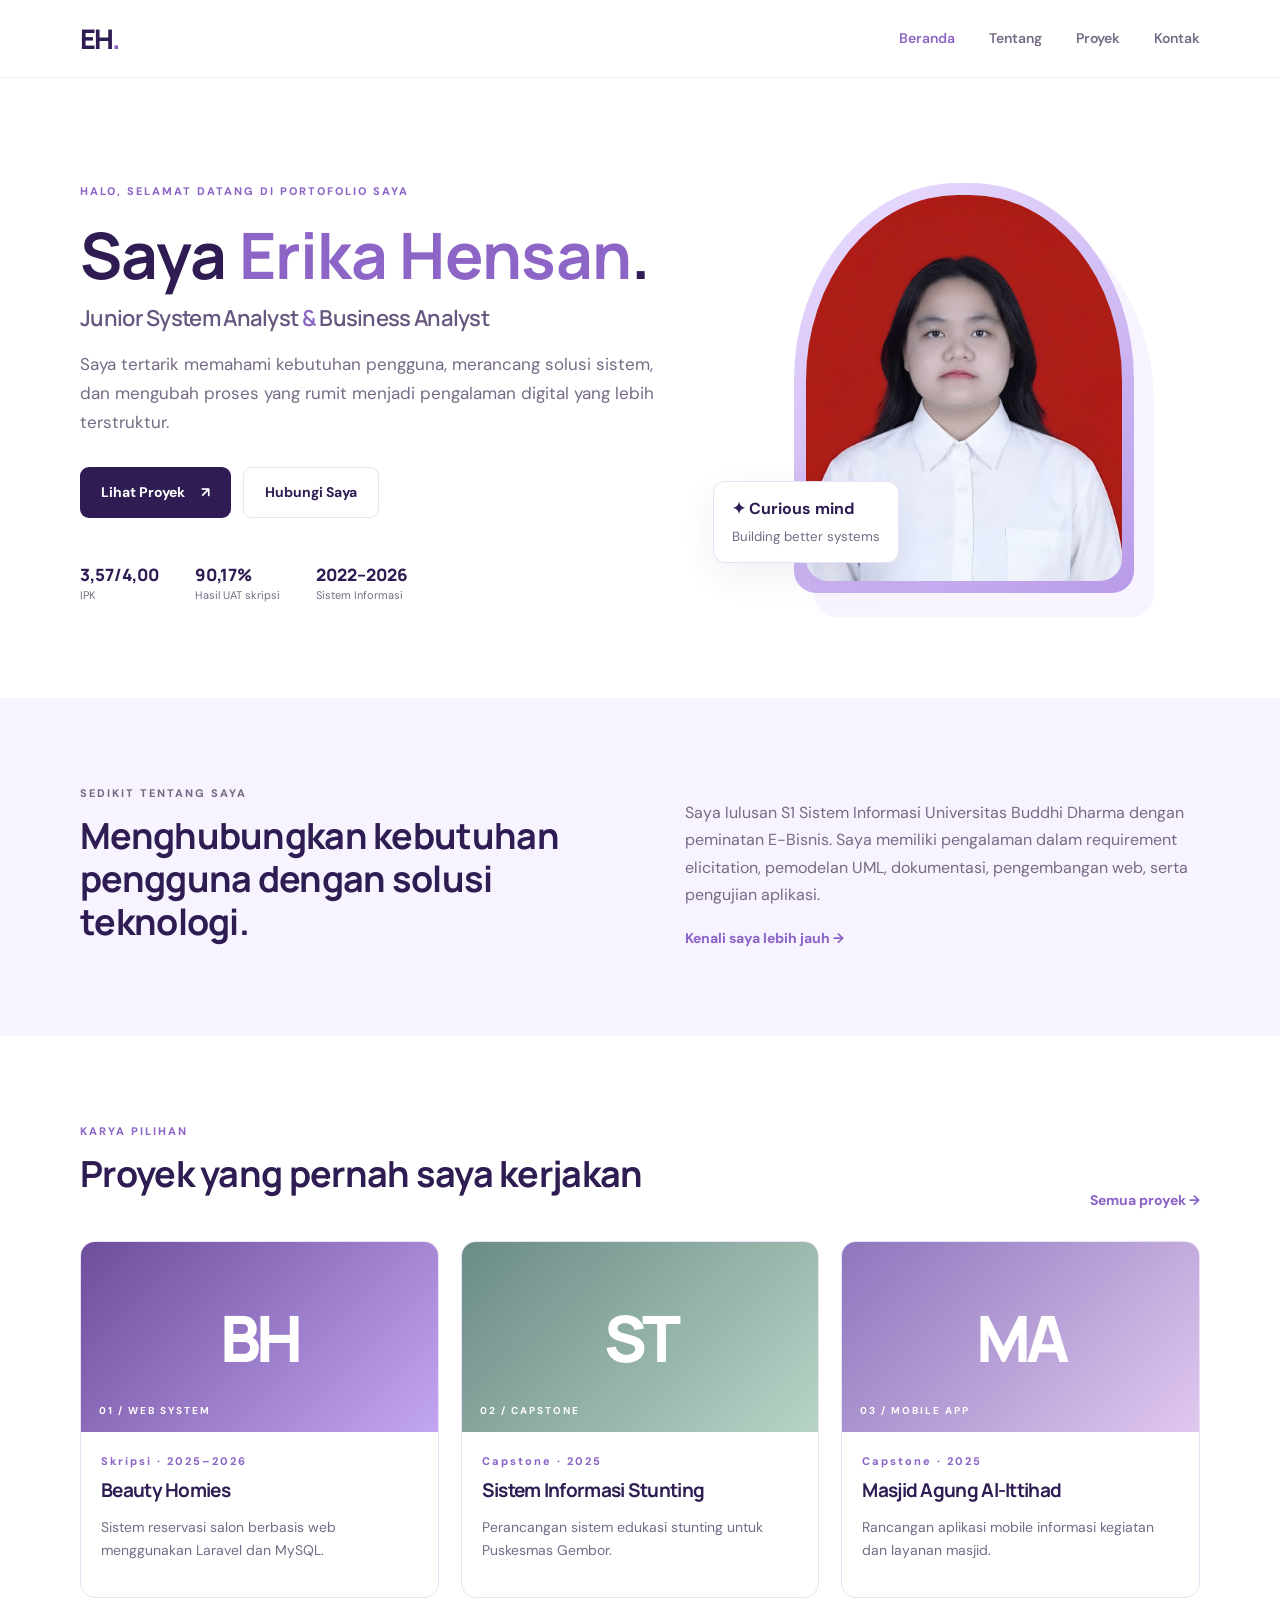
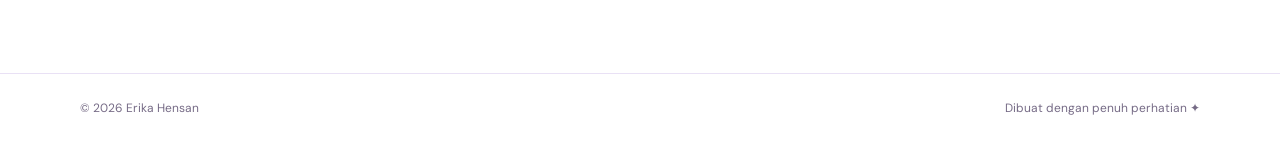
<file: erika-portfolio/index.html>
<!doctype html>
<html lang="id">
<head>
  <meta charset="utf-8"><meta name="viewport" content="width=device-width, initial-scale=1">
  <meta name="description" content="Portofolio Erika Hensan, Junior System Analyst dan Business Analyst.">
  <title>Erika Hensan | Portfolio</title><link rel="stylesheet" href="assets/css/style.css">
  <script defer src="assets/js/main.js"></script>
</head>
<body>
<header class="site-header"><a class="brand" href="index.html">EH<span>.</span></a><button class="menu-toggle" aria-label="Buka menu">☰</button>
<nav class="nav"><a class="active" href="index.html">Beranda</a><a href="about.html">Tentang</a><a href="projects.html">Proyek</a><a href="contact.html">Kontak</a></nav></header>
<main>
<section class="hero wrap">
 <div class="hero-copy"><p class="eyebrow">HALO, SELAMAT DATANG DI PORTOFOLIO SAYA</p>
 <h1>Saya <span>Erika Hensan</span>.</h1><h2>Junior System Analyst <i>&</i> Business Analyst</h2>
 <p class="lead">Saya tertarik memahami kebutuhan pengguna, merancang solusi sistem, dan mengubah proses yang rumit menjadi pengalaman digital yang lebih terstruktur.</p>
 <div class="actions"><a class="btn primary" href="projects.html">Lihat Proyek <span>↗</span></a><a class="btn secondary" href="contact.html">Hubungi Saya</a></div>
 <div class="quick-facts"><div><strong>3,57/4,00</strong><small>IPK</small></div><div><strong>90,17%</strong><small>Hasil UAT skripsi</small></div><div><strong>2022–2026</strong><small>Sistem Informasi</small></div></div>
 </div>
 <div class="hero-visual"><div class="photo-frame"><img src="assets/images/profile.jpg" alt="Foto profil Erika Hensan" onerror="this.style.display='none';this.nextElementSibling.style.display='grid'"><div class="photo-placeholder">EH<span>Tambahkan foto<br>profil di sini</span></div></div><div class="float-note">✦ Curious mind<br><small>Building better systems</small></div></div>
</section>
<section class="section soft"><div class="wrap intro-grid"><div><p class="eyebrow">SEDIKIT TENTANG SAYA</p><h2>Menghubungkan kebutuhan pengguna dengan solusi teknologi.</h2></div><div><p>Saya lulusan S1 Sistem Informasi Universitas Buddhi Dharma dengan peminatan E-Bisnis. Saya memiliki pengalaman dalam requirement elicitation, pemodelan UML, dokumentasi, pengembangan web, serta pengujian aplikasi.</p><a class="text-link" href="about.html">Kenali saya lebih jauh →</a></div></div></section>
<section class="section wrap"><div class="section-heading"><div><p class="eyebrow">KARYA PILIHAN</p><h2>Proyek yang pernah saya kerjakan</h2></div><a class="text-link" href="projects.html">Semua proyek →</a></div>
<div class="project-grid">
<a class="project-card" href="projects.html#beauty"><div class="project-art art-one">BH<span>01 / WEB SYSTEM</span></div><div class="card-body"><p class="tag">Skripsi · 2025–2026</p><h3>Beauty Homies</h3><p>Sistem reservasi salon berbasis web menggunakan Laravel dan MySQL.</p></div></a>
<a class="project-card" href="projects.html#stunting"><div class="project-art art-two">ST<span>02 / CAPSTONE</span></div><div class="card-body"><p class="tag">Capstone · 2025</p><h3>Sistem Informasi Stunting</h3><p>Perancangan sistem edukasi stunting untuk Puskesmas Gembor.</p></div></a>
<a class="project-card" href="projects.html#masjid"><div class="project-art art-three">MA<span>03 / MOBILE APP</span></div><div class="card-body"><p class="tag">Capstone · 2025</p><h3>Masjid Agung Al-Ittihad</h3><p>Rancangan aplikasi mobile informasi kegiatan dan layanan masjid.</p></div></a>
</div></section>
</main>
<footer class="footer"><div class="wrap footer-inner"><span>© <span data-year></span> Erika Hensan</span><span>Dibuat dengan penuh perhatian ✦</span></div></footer>
</body></html>
</file>
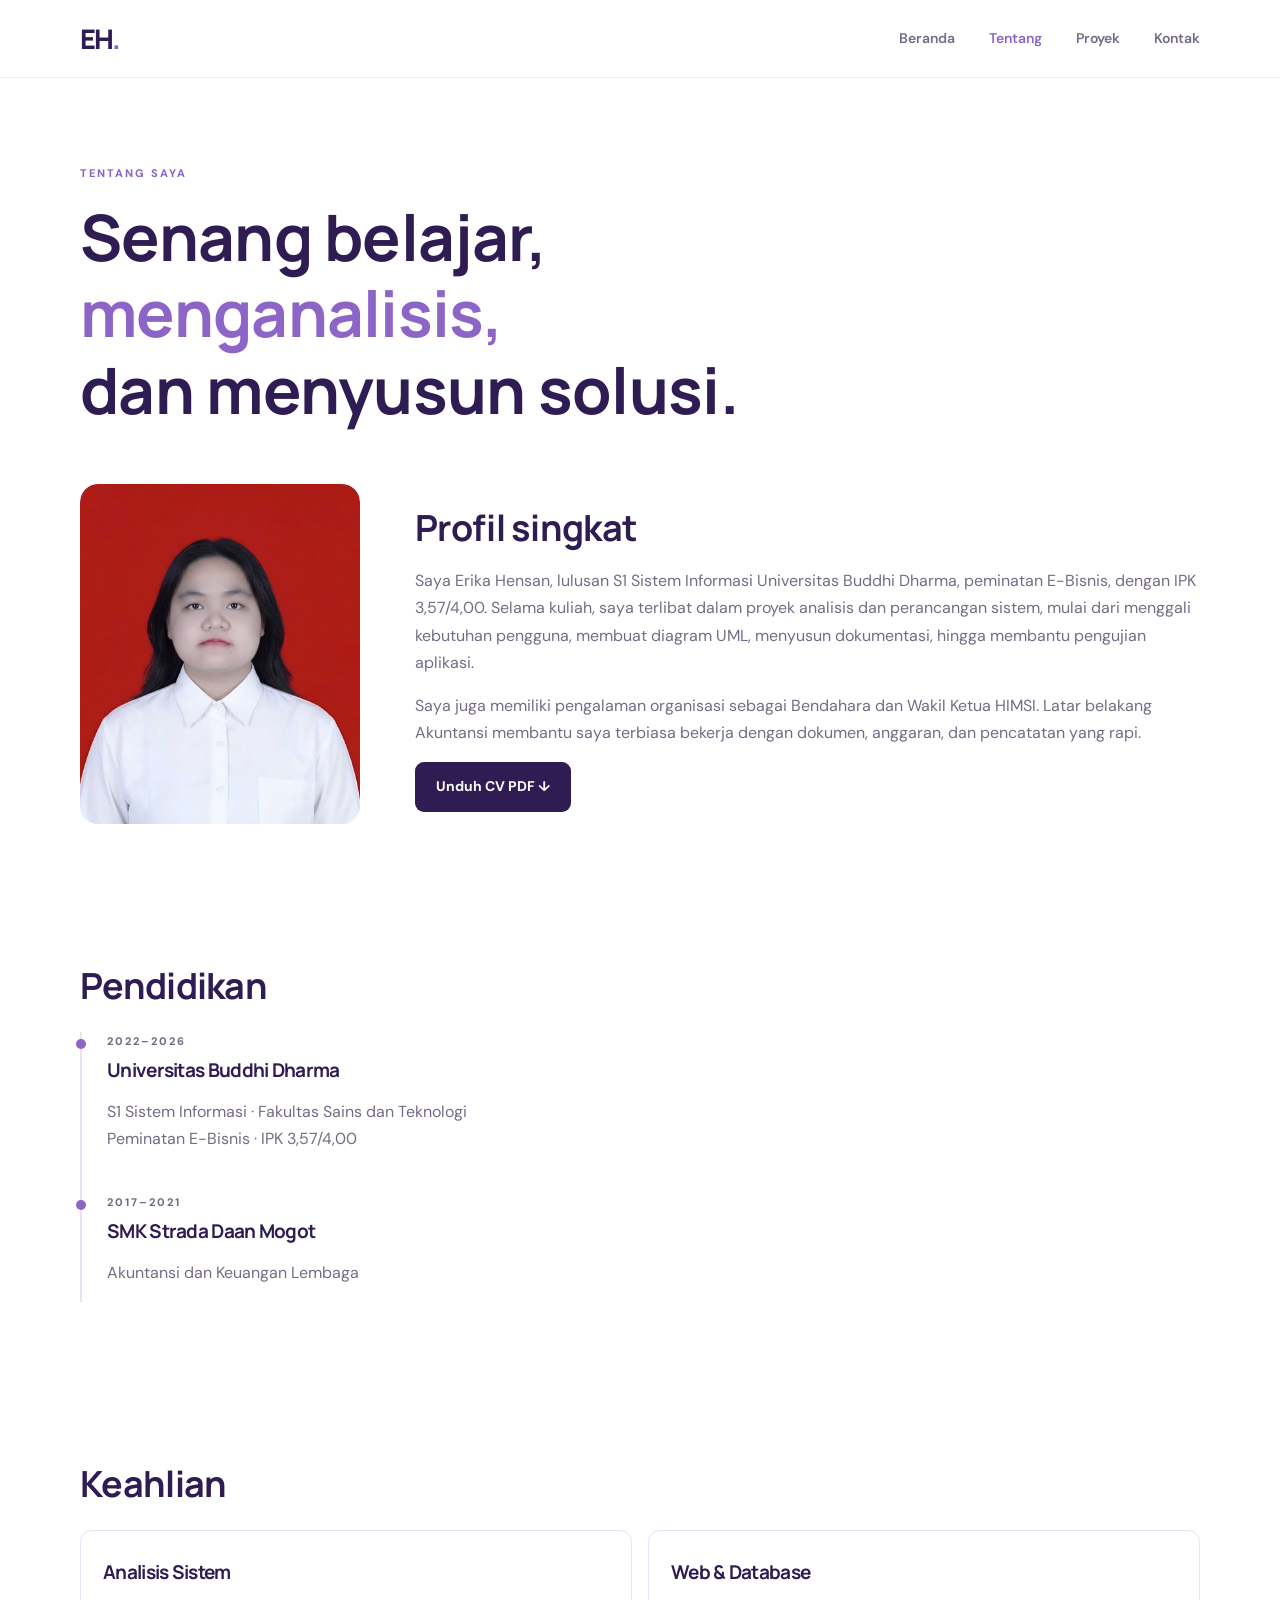
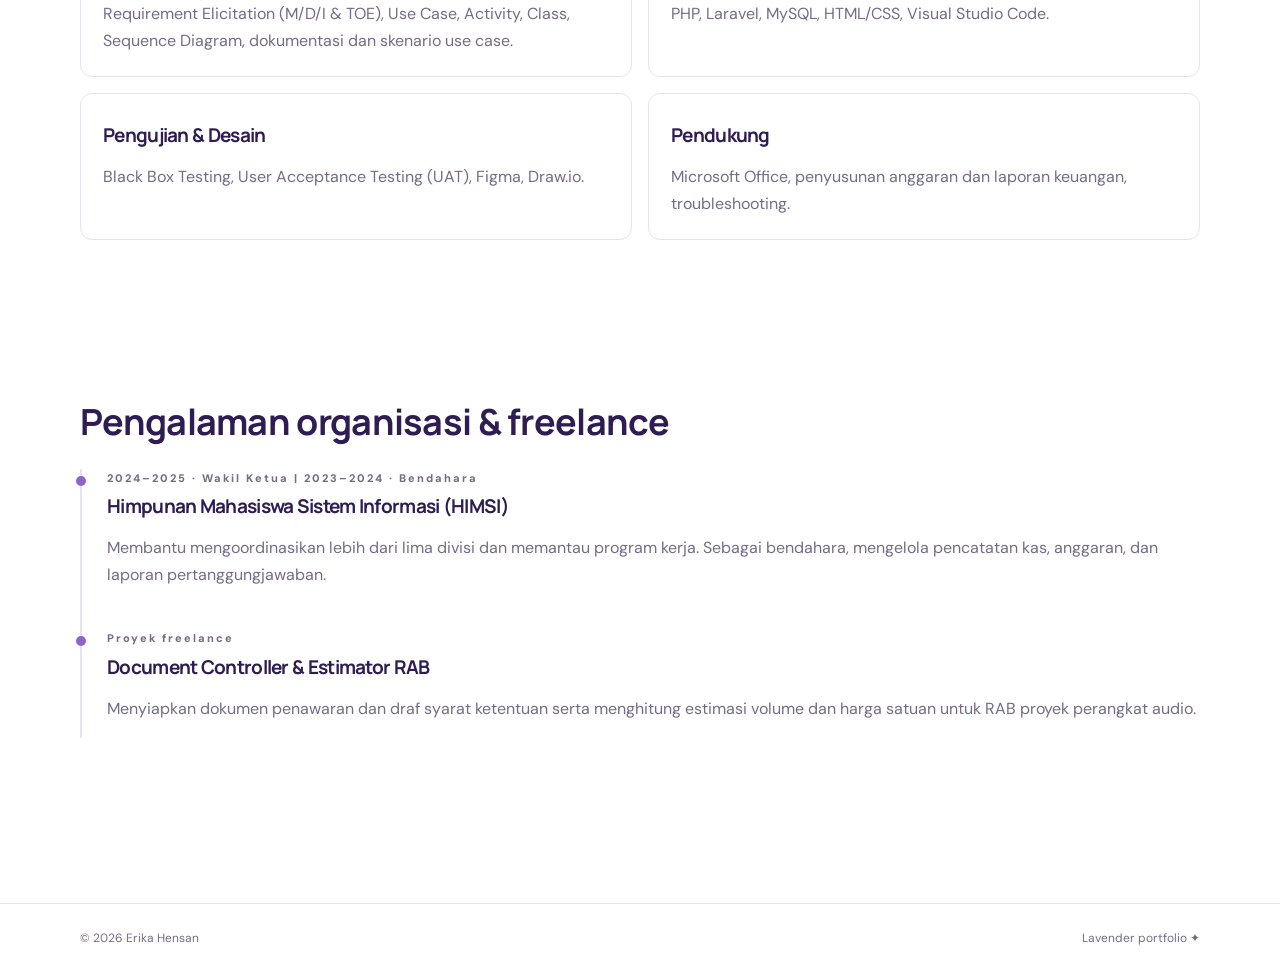
<file: erika-portfolio/about.html>
<!doctype html><html lang="id"><head><meta charset="utf-8"><meta name="viewport" content="width=device-width,initial-scale=1"><title>Tentang | Erika Hensan</title><link rel="stylesheet" href="assets/css/style.css"><script defer src="assets/js/main.js"></script></head><body>
<header class="site-header"><a class="brand" href="index.html">EH<span>.</span></a><button class="menu-toggle" aria-label="Buka menu">☰</button><nav class="nav"><a href="index.html">Beranda</a><a class="active" href="about.html">Tentang</a><a href="projects.html">Proyek</a><a href="contact.html">Kontak</a></nav></header>
<main class="wrap page"><p class="eyebrow">TENTANG SAYA</p><h1>Senang belajar, <span>menganalisis,</span><br>dan menyusun solusi.</h1>
<div class="about-layout"><div class="about-photo"><img src="assets/images/profile.jpg" alt="Foto Erika Hensan" onerror="this.style.display='none';this.nextElementSibling.style.display='grid'"><div class="photo-placeholder">EH<span>Foto profil</span></div></div><div><h2>Profil singkat</h2><p>Saya Erika Hensan, lulusan S1 Sistem Informasi Universitas Buddhi Dharma, peminatan E-Bisnis, dengan IPK 3,57/4,00. Selama kuliah, saya terlibat dalam proyek analisis dan perancangan sistem, mulai dari menggali kebutuhan pengguna, membuat diagram UML, menyusun dokumentasi, hingga membantu pengujian aplikasi.</p><p>Saya juga memiliki pengalaman organisasi sebagai Bendahara dan Wakil Ketua HIMSI. Latar belakang Akuntansi membantu saya terbiasa bekerja dengan dokumen, anggaran, dan pencatatan yang rapi.</p><a class="btn primary" href="assets/docs/CV-Erika-Hensan.pdf" download>Unduh CV PDF ↓</a></div></div>
<section class="section"><h2>Pendidikan</h2><div class="timeline"><article><p class="tag">2022–2026</p><h3>Universitas Buddhi Dharma</h3><p>S1 Sistem Informasi · Fakultas Sains dan Teknologi<br>Peminatan E-Bisnis · IPK 3,57/4,00</p></article><article><p class="tag">2017–2021</p><h3>SMK Strada Daan Mogot</h3><p>Akuntansi dan Keuangan Lembaga</p></article></div></section>
<section class="section"><h2>Keahlian</h2><div class="skills-grid"><div><h3>Analisis Sistem</h3><p>Requirement Elicitation (M/D/I & TOE), Use Case, Activity, Class, Sequence Diagram, dokumentasi dan skenario use case.</p></div><div><h3>Web & Database</h3><p>PHP, Laravel, MySQL, HTML/CSS, Visual Studio Code.</p></div><div><h3>Pengujian & Desain</h3><p>Black Box Testing, User Acceptance Testing (UAT), Figma, Draw.io.</p></div><div><h3>Pendukung</h3><p>Microsoft Office, penyusunan anggaran dan laporan keuangan, troubleshooting.</p></div></div></section>
<section class="section"><h2>Pengalaman organisasi & freelance</h2><div class="timeline"><article><p class="tag">2024–2025 · Wakil Ketua | 2023–2024 · Bendahara</p><h3>Himpunan Mahasiswa Sistem Informasi (HIMSI)</h3><p>Membantu mengoordinasikan lebih dari lima divisi dan memantau program kerja. Sebagai bendahara, mengelola pencatatan kas, anggaran, dan laporan pertanggungjawaban.</p></article><article><p class="tag">Proyek freelance</p><h3>Document Controller & Estimator RAB</h3><p>Menyiapkan dokumen penawaran dan draf syarat ketentuan serta menghitung estimasi volume dan harga satuan untuk RAB proyek perangkat audio.</p></article></div></section>
</main><footer class="footer"><div class="wrap footer-inner"><span>© <span data-year></span> Erika Hensan</span><span>Lavender portfolio ✦</span></div></footer></body></html>
</file>
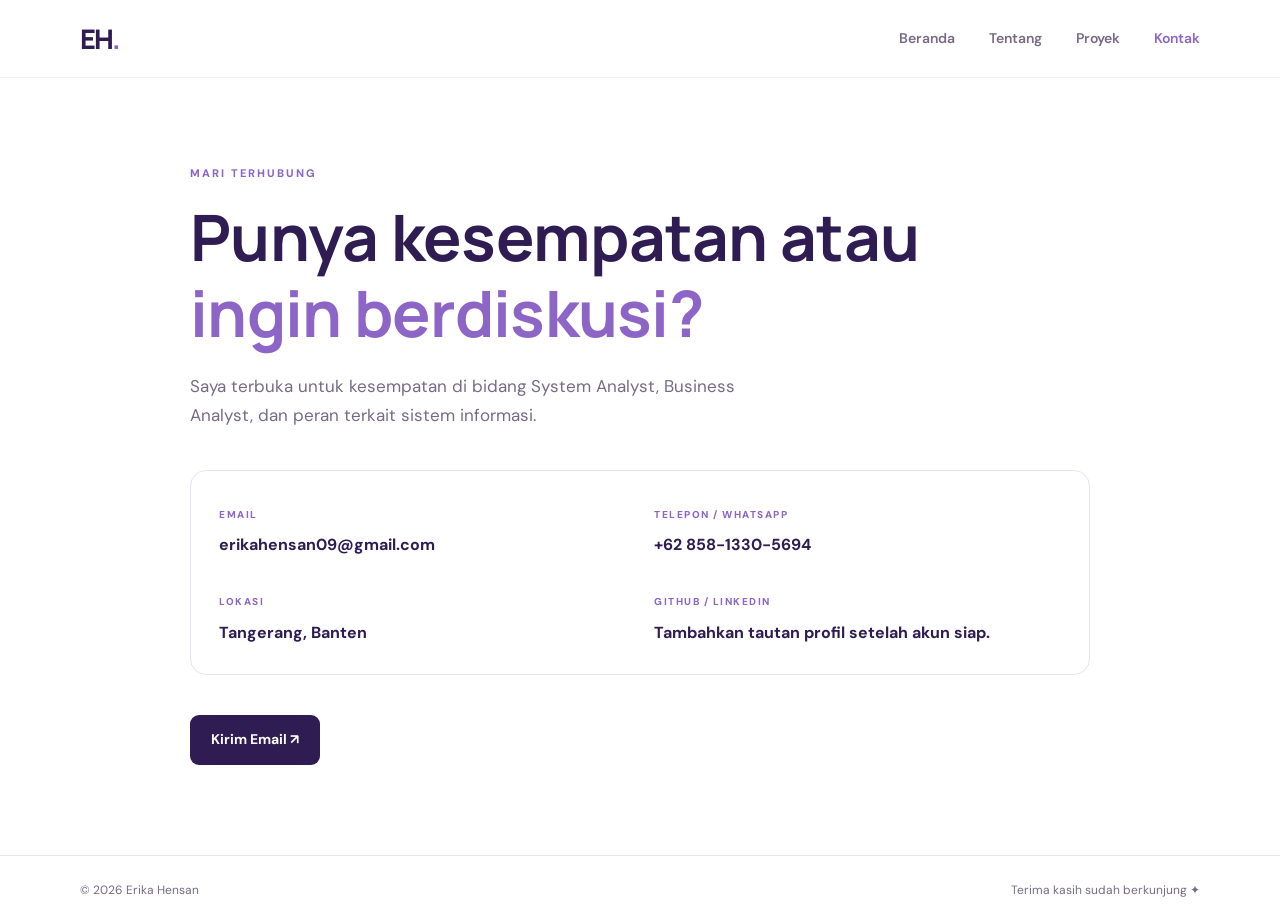
<file: erika-portfolio/contact.html>
<!doctype html><html lang="id"><head><meta charset="utf-8"><meta name="viewport" content="width=device-width,initial-scale=1"><title>Kontak | Erika Hensan</title><link rel="stylesheet" href="assets/css/style.css"><script defer src="assets/js/main.js"></script></head><body>
<header class="site-header"><a class="brand" href="index.html">EH<span>.</span></a><button class="menu-toggle" aria-label="Buka menu">☰</button><nav class="nav"><a href="index.html">Beranda</a><a href="about.html">Tentang</a><a href="projects.html">Proyek</a><a class="active" href="contact.html">Kontak</a></nav></header>
<main class="wrap page contact-page"><p class="eyebrow">MARI TERHUBUNG</p><h1>Punya kesempatan atau <span>ingin berdiskusi?</span></h1><p class="lead">Saya terbuka untuk kesempatan di bidang System Analyst, Business Analyst, dan peran terkait sistem informasi.</p>
<div class="contact-card"><div><small>EMAIL</small><a href="mailto:erikahensan09@gmail.com">erikahensan09@gmail.com</a></div><div><small>TELEPON / WHATSAPP</small><a href="https://wa.me/6285813305694" target="_blank" rel="noreferrer">+62 858-1330-5694</a></div><div><small>LOKASI</small><p>Tangerang, Banten</p></div><div><small>GITHUB / LINKEDIN</small><p>Tambahkan tautan profil setelah akun siap.</p></div></div><a class="btn primary" href="mailto:erikahensan09@gmail.com?subject=Kesempatan%20Kerja">Kirim Email ↗</a></main>
<footer class="footer"><div class="wrap footer-inner"><span>© <span data-year></span> Erika Hensan</span><span>Terima kasih sudah berkunjung ✦</span></div></footer></body></html>
</file>
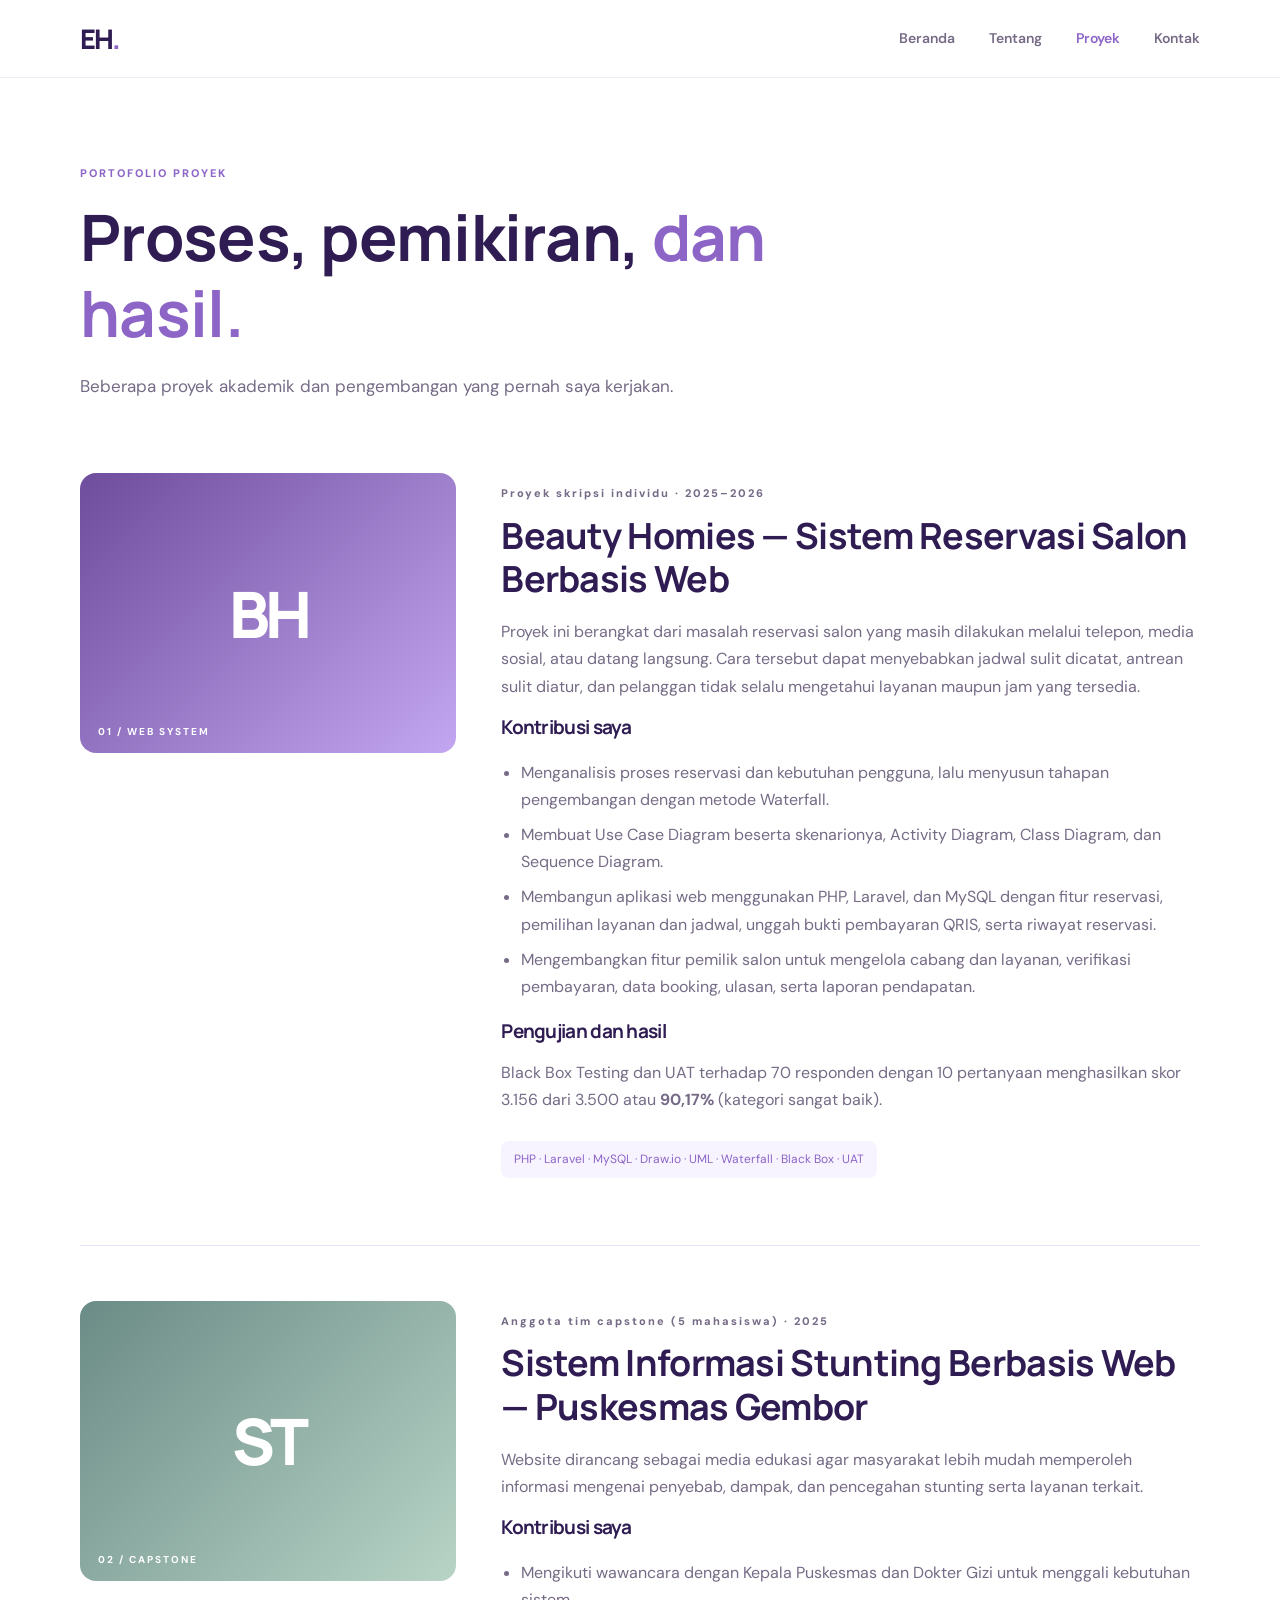
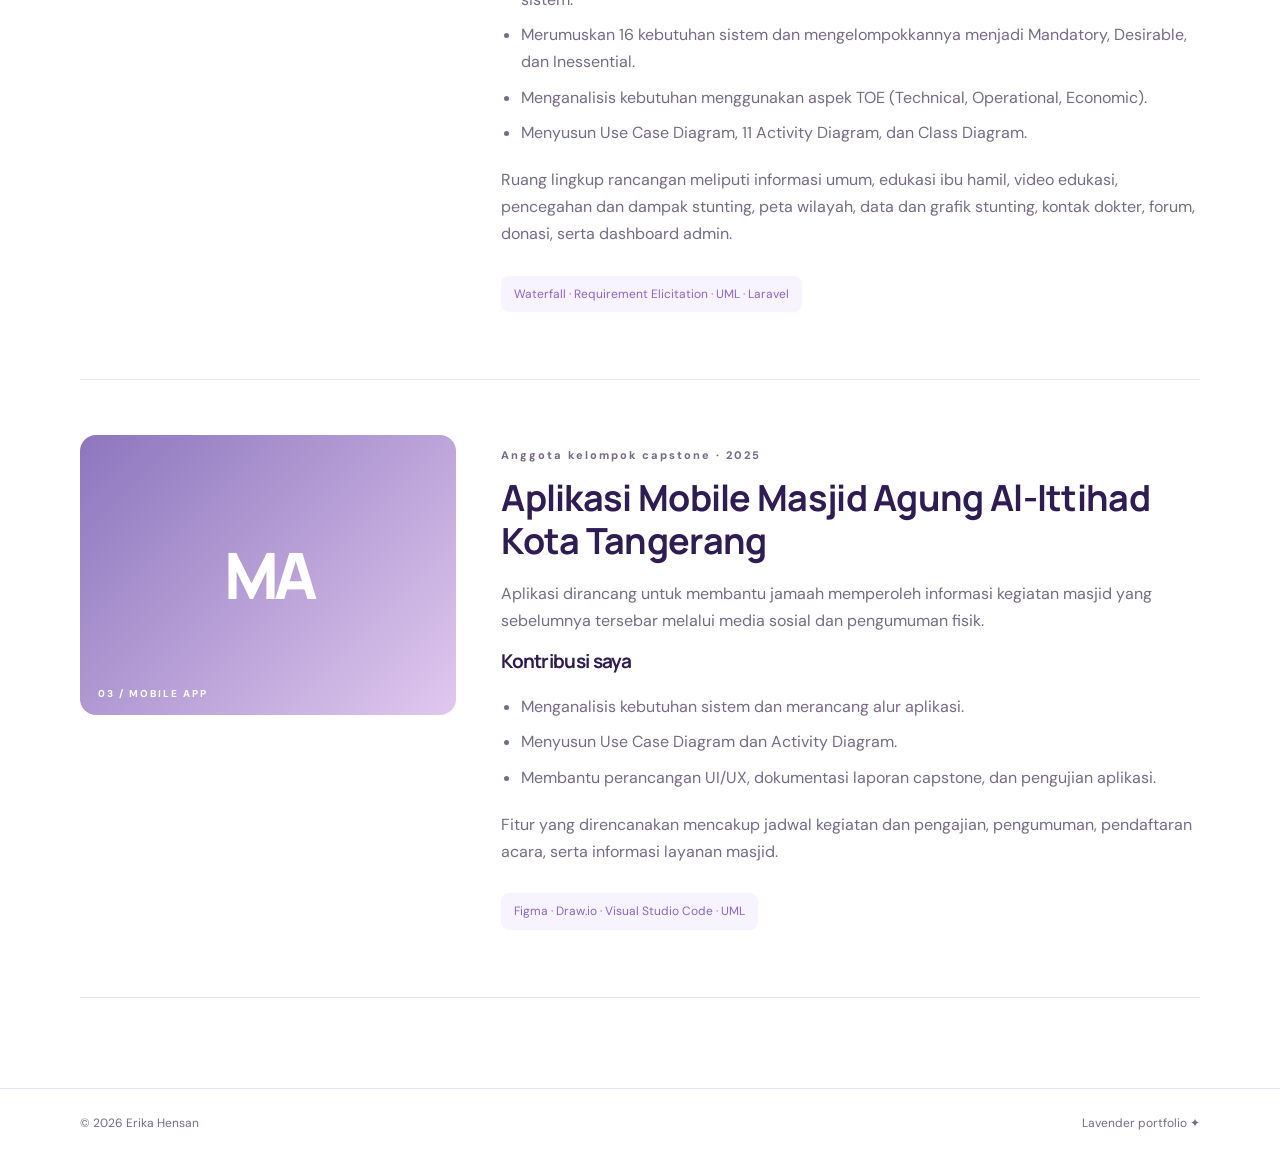
<file: erika-portfolio/projects.html>
<!doctype html><html lang="id"><head><meta charset="utf-8"><meta name="viewport" content="width=device-width,initial-scale=1"><title>Proyek | Erika Hensan</title><link rel="stylesheet" href="assets/css/style.css"><script defer src="assets/js/main.js"></script></head><body>
<header class="site-header"><a class="brand" href="index.html">EH<span>.</span></a><button class="menu-toggle" aria-label="Buka menu">☰</button><nav class="nav"><a href="index.html">Beranda</a><a href="about.html">Tentang</a><a class="active" href="projects.html">Proyek</a><a href="contact.html">Kontak</a></nav></header>
<main class="wrap page"><p class="eyebrow">PORTOFOLIO PROYEK</p><h1>Proses, pemikiran, <span>dan hasil.</span></h1><p class="lead">Beberapa proyek akademik dan pengembangan yang pernah saya kerjakan.</p>
<article class="project-detail" id="beauty"><div class="project-art art-one large-art">BH<span>01 / WEB SYSTEM</span></div><div><p class="tag">Proyek skripsi individu · 2025–2026</p><h2>Beauty Homies — Sistem Reservasi Salon Berbasis Web</h2><p>Proyek ini berangkat dari masalah reservasi salon yang masih dilakukan melalui telepon, media sosial, atau datang langsung. Cara tersebut dapat menyebabkan jadwal sulit dicatat, antrean sulit diatur, dan pelanggan tidak selalu mengetahui layanan maupun jam yang tersedia.</p><h3>Kontribusi saya</h3><ul><li>Menganalisis proses reservasi dan kebutuhan pengguna, lalu menyusun tahapan pengembangan dengan metode Waterfall.</li><li>Membuat Use Case Diagram beserta skenarionya, Activity Diagram, Class Diagram, dan Sequence Diagram.</li><li>Membangun aplikasi web menggunakan PHP, Laravel, dan MySQL dengan fitur reservasi, pemilihan layanan dan jadwal, unggah bukti pembayaran QRIS, serta riwayat reservasi.</li><li>Mengembangkan fitur pemilik salon untuk mengelola cabang dan layanan, verifikasi pembayaran, data booking, ulasan, serta laporan pendapatan.</li></ul><h3>Pengujian dan hasil</h3><p>Black Box Testing dan UAT terhadap 70 responden dengan 10 pertanyaan menghasilkan skor 3.156 dari 3.500 atau <strong>90,17%</strong> (kategori sangat baik).</p><p class="stack">PHP · Laravel · MySQL · Draw.io · UML · Waterfall · Black Box · UAT</p></div></article>
<article class="project-detail" id="stunting"><div class="project-art art-two large-art">ST<span>02 / CAPSTONE</span></div><div><p class="tag">Anggota tim capstone (5 mahasiswa) · 2025</p><h2>Sistem Informasi Stunting Berbasis Web — Puskesmas Gembor</h2><p>Website dirancang sebagai media edukasi agar masyarakat lebih mudah memperoleh informasi mengenai penyebab, dampak, dan pencegahan stunting serta layanan terkait.</p><h3>Kontribusi saya</h3><ul><li>Mengikuti wawancara dengan Kepala Puskesmas dan Dokter Gizi untuk menggali kebutuhan sistem.</li><li>Merumuskan 16 kebutuhan sistem dan mengelompokkannya menjadi Mandatory, Desirable, dan Inessential.</li><li>Menganalisis kebutuhan menggunakan aspek TOE (Technical, Operational, Economic).</li><li>Menyusun Use Case Diagram, 11 Activity Diagram, dan Class Diagram.</li></ul><p>Ruang lingkup rancangan meliputi informasi umum, edukasi ibu hamil, video edukasi, pencegahan dan dampak stunting, peta wilayah, data dan grafik stunting, kontak dokter, forum, donasi, serta dashboard admin.</p><p class="stack">Waterfall · Requirement Elicitation · UML · Laravel</p></div></article>
<article class="project-detail" id="masjid"><div class="project-art art-three large-art">MA<span>03 / MOBILE APP</span></div><div><p class="tag">Anggota kelompok capstone · 2025</p><h2>Aplikasi Mobile Masjid Agung Al-Ittihad Kota Tangerang</h2><p>Aplikasi dirancang untuk membantu jamaah memperoleh informasi kegiatan masjid yang sebelumnya tersebar melalui media sosial dan pengumuman fisik.</p><h3>Kontribusi saya</h3><ul><li>Menganalisis kebutuhan sistem dan merancang alur aplikasi.</li><li>Menyusun Use Case Diagram dan Activity Diagram.</li><li>Membantu perancangan UI/UX, dokumentasi laporan capstone, dan pengujian aplikasi.</li></ul><p>Fitur yang direncanakan mencakup jadwal kegiatan dan pengajian, pengumuman, pendaftaran acara, serta informasi layanan masjid.</p><p class="stack">Figma · Draw.io · Visual Studio Code · UML</p></div></article>
</main><footer class="footer"><div class="wrap footer-inner"><span>© <span data-year></span> Erika Hensan</span><span>Lavender portfolio ✦</span></div></footer></body></html>
</file>
<file: erika-portfolio/assets/css/style.css>
@import url('https://fonts.googleapis.com/css2?family=DM+Sans:wght@400;500;600;700&family=Manrope:wght@400;500;600;700;800&display=swap');
:root{--ink:#2e1c52;--muted:#766b86;--purple:#8c65c7;--lav:#d1bcff;--pale:#f7f3ff;--line:#e9e1f5;--white:#fff}
*{box-sizing:border-box}html{scroll-behavior:smooth}body{margin:0;background:#fff;color:var(--ink);font-family:'DM Sans',sans-serif;line-height:1.7}a{color:inherit;text-decoration:none}.wrap{width:min(1120px,calc(100% - 48px));margin:auto}.site-header{height:78px;display:flex;align-items:center;justify-content:space-between;padding:0 max(24px,calc((100% - 1120px)/2));border-bottom:1px solid #f0ebf7;background:#ffffffed;position:sticky;top:0;z-index:10;backdrop-filter:blur(12px)}.brand{font:800 27px Manrope;color:var(--ink);letter-spacing:-2px}.brand span,h1 span{color:var(--purple)}.nav{display:flex;gap:34px}.nav a{font-size:14px;color:var(--muted);font-weight:600}.nav a:hover,.nav a.active{color:var(--purple)}.menu-toggle{display:none;background:none;border:0;color:var(--ink);font-size:24px}.hero{min-height:620px;display:grid;grid-template-columns:1.1fr .9fr;align-items:center;gap:70px;padding-top:65px;padding-bottom:65px}.eyebrow,.tag{font-size:11px;letter-spacing:2px;font-weight:800;color:var(--purple)}h1,h2,h3{font-family:Manrope,sans-serif;line-height:1.2;letter-spacing:-.7px}h1{font-size:clamp(40px,5vw,64px);margin:16px 0 12px}h2{font-size:clamp(25px,3vw,36px);margin:10px 0 18px}h3{font-size:19px;margin:8px 0}.hero h2{font-size:22px;color:#66577f;font-weight:600}.hero h2 i{color:var(--purple);font-style:normal}.lead{font-size:17px;color:var(--muted);max-width:610px}.actions{display:flex;gap:12px;margin:30px 0}.btn{display:inline-flex;align-items:center;gap:16px;padding:13px 21px;border-radius:9px;font-size:14px;font-weight:700}.primary{background:var(--ink);color:white}.primary:hover{background:var(--purple)}.secondary{border:1px solid var(--line);background:white}.quick-facts{display:flex;gap:36px;margin-top:45px}.quick-facts div{display:grid}.quick-facts strong{font:800 17px Manrope}.quick-facts small{font-size:11px;color:var(--muted)}.hero-visual{position:relative;display:flex;justify-content:center}.photo-frame{width:min(340px,100%);height:410px;border-radius:48% 48% 22px 22px;background:linear-gradient(145deg,#eadfff,#b99be9);padding:12px;position:relative;box-shadow:20px 24px 0 var(--pale)}.photo-frame img,.about-photo img{width:100%;height:100%;object-fit:cover;border-radius:inherit}.photo-placeholder{display:none;width:100%;height:100%;place-content:center;text-align:center;background:linear-gradient(145deg,#f8f3ff,#d7c4f6);border-radius:inherit;font:800 70px Manrope;color:var(--purple)}.photo-placeholder span{display:block;font:600 12px 'DM Sans';letter-spacing:1px}.float-note{position:absolute;bottom:30px;left:-15px;background:white;border:1px solid var(--line);padding:13px 18px;border-radius:12px;box-shadow:0 12px 35px #38205b12;font-weight:700}.float-note small{font-weight:400;color:var(--muted)}.section{padding-top:75px;padding-bottom:75px}.soft{background:var(--pale)}.intro-grid{display:grid;grid-template-columns:1fr 1fr;gap:90px;align-items:center}.intro-grid p{color:var(--muted)}.text-link{font-size:14px;color:var(--purple);font-weight:800}.section-heading{display:flex;justify-content:space-between;align-items:end;margin-bottom:28px}.project-grid{display:grid;grid-template-columns:repeat(3,1fr);gap:22px}.project-card{border:1px solid var(--line);border-radius:15px;overflow:hidden;transition:.2s}.project-card:hover{transform:translateY(-5px);box-shadow:0 15px 35px #38205b12}.project-art{height:190px;display:flex;align-items:center;justify-content:center;position:relative;font:800 64px Manrope;letter-spacing:-5px;color:#fff}.project-art span{position:absolute;bottom:15px;left:18px;font:700 10px 'DM Sans';letter-spacing:2px}.art-one{background:linear-gradient(135deg,#6e4d9c,#c3a6f2)}.art-two{background:linear-gradient(135deg,#6b8b86,#b7d4c6)}.art-three{background:linear-gradient(135deg,#8d76bd,#e0c8ef)}.card-body{padding:20px}.card-body .tag{margin:0}.card-body p:last-child{color:var(--muted);font-size:14px}.footer{border-top:1px solid var(--line);padding:24px 0;color:var(--muted);font-size:12px}.footer-inner{display:flex;justify-content:space-between}.page{padding-top:75px;padding-bottom:90px;min-height:75vh}.page>h1{max-width:850px;margin-bottom:20px}.about-layout{display:grid;grid-template-columns:280px 1fr;gap:55px;align-items:center;margin:55px 0}.about-photo{height:340px;border-radius:18px;background:var(--pale);overflow:hidden}.about-photo .photo-placeholder{border-radius:0;font-size:55px}.about-layout p,.timeline p,.project-detail p,.project-detail li{color:var(--muted)}.timeline{border-left:2px solid var(--line);padding-left:25px;display:grid;gap:25px;margin-top:25px}.timeline article{position:relative}.timeline article:before{content:'';position:absolute;width:10px;height:10px;border-radius:50%;background:var(--purple);left:-31px;top:7px}.timeline .tag{margin:0}.skills-grid{display:grid;grid-template-columns:repeat(2,1fr);gap:16px;margin-top:25px}.skills-grid>div{padding:22px;border:1px solid var(--line);border-radius:12px}.skills-grid p{color:var(--muted);margin-bottom:0}.project-detail{display:grid;grid-template-columns:.7fr 1.3fr;gap:45px;padding:55px 0;border-bottom:1px solid var(--line);scroll-margin-top:100px}.large-art{height:280px;border-radius:16px;position:sticky;top:110px}.project-detail ul{padding-left:20px}.project-detail li{padding:4px 0}.stack{display:inline-block;padding:8px 13px;background:var(--pale);border-radius:8px;font-size:12px!important;color:var(--purple)!important}.contact-page{max-width:900px}.contact-card{border:1px solid var(--line);border-radius:16px;padding:28px;display:grid;grid-template-columns:1fr 1fr;gap:28px;margin:40px 0}.contact-card small{font-size:10px;letter-spacing:1.5px;color:var(--purple);font-weight:800}.contact-card a,.contact-card p{display:block;margin:5px 0 0;font-weight:700}.contact-card a:hover{color:var(--purple)}
@media(max-width:760px){.site-header{height:68px}.menu-toggle{display:block}.nav{display:none;position:absolute;top:68px;left:0;right:0;background:white;padding:20px 24px;flex-direction:column;gap:18px;border-bottom:1px solid var(--line)}.nav.open{display:flex}.hero{grid-template-columns:1fr;gap:45px;padding-top:55px}.hero-visual{grid-row:1}.photo-frame{height:330px;width:270px}.hero-copy{text-align:center}.hero-copy .lead{margin:auto}.actions,.quick-facts{justify-content:center}.quick-facts{gap:20px}.intro-grid,.project-grid,.about-layout,.project-detail{grid-template-columns:1fr;gap:25px}.section-heading{align-items:start;gap:15px;flex-direction:column}.project-art{height:170px}.large-art{position:static;height:190px}.about-photo{max-width:280px}.skills-grid,.contact-card{grid-template-columns:1fr}.footer-inner{gap:8px;flex-direction:column}.page{padding-top:50px}.project-detail{padding:38px 0}}
</file>
